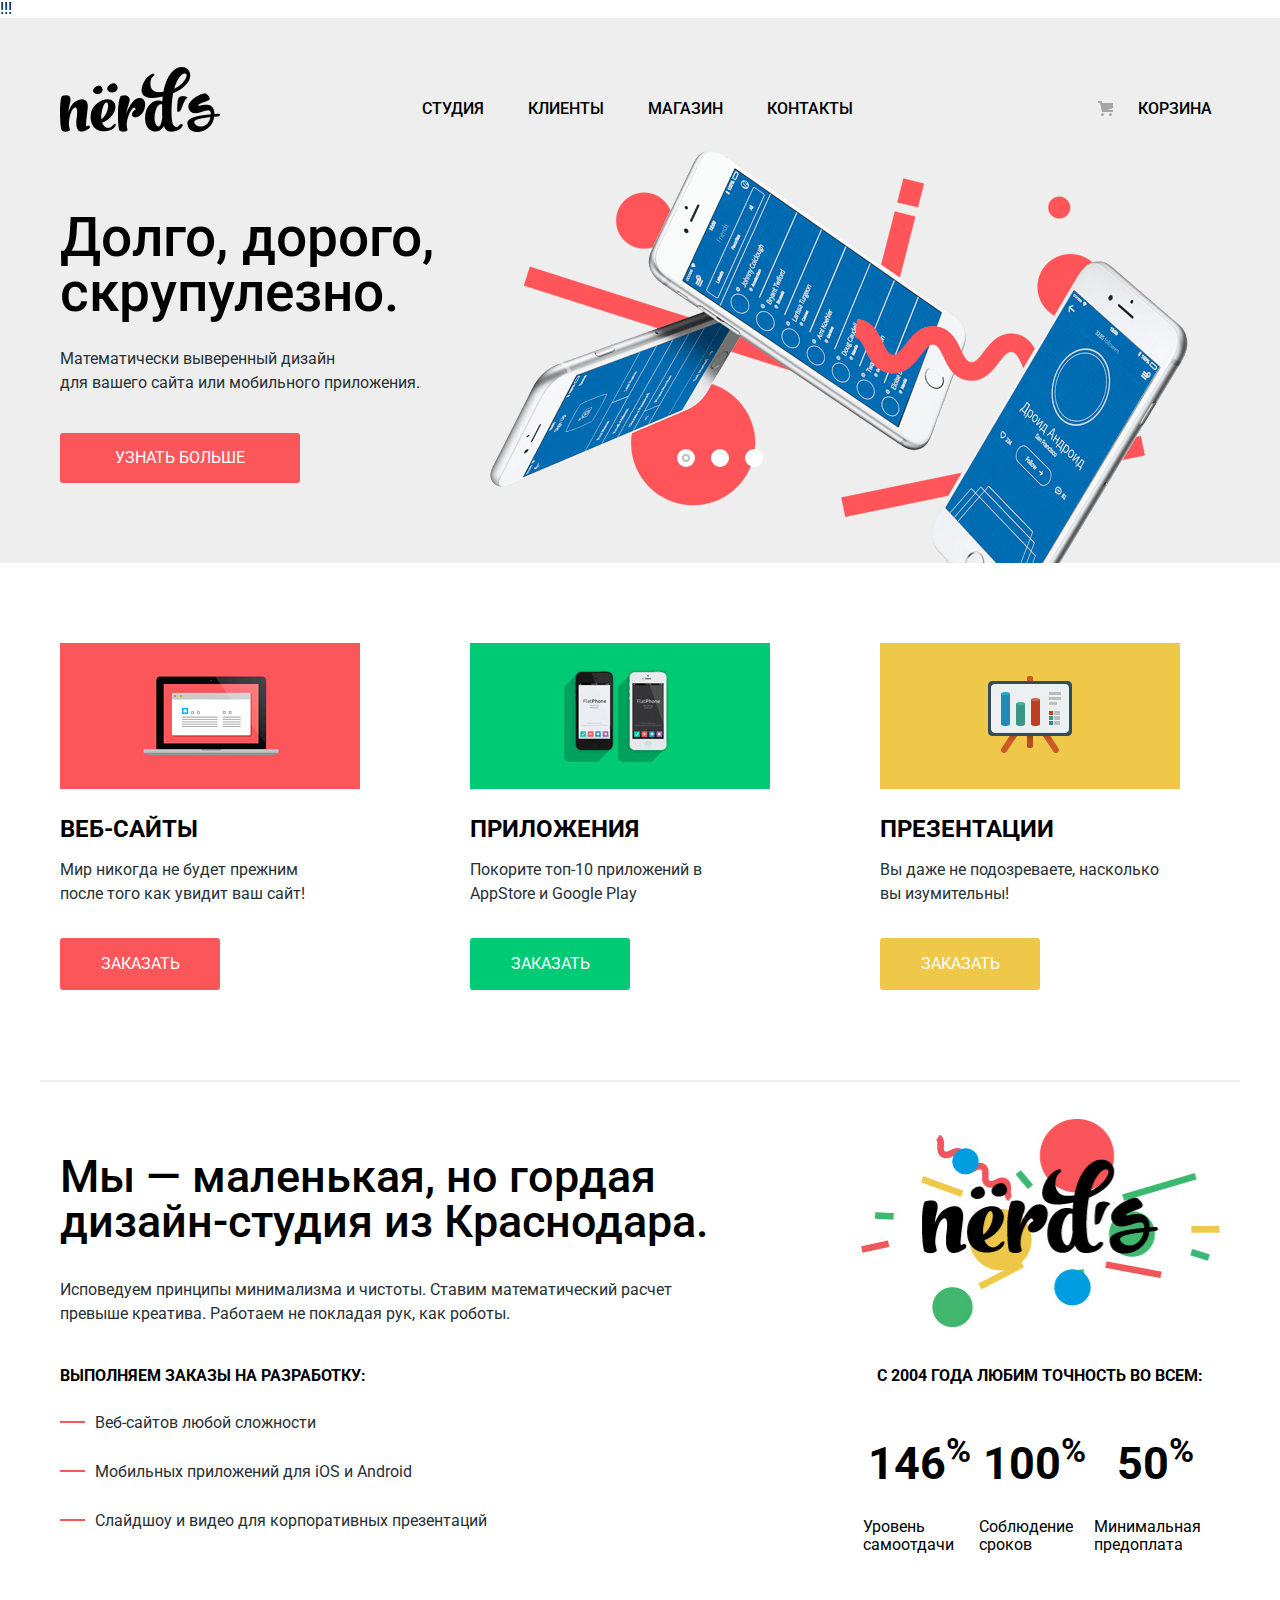
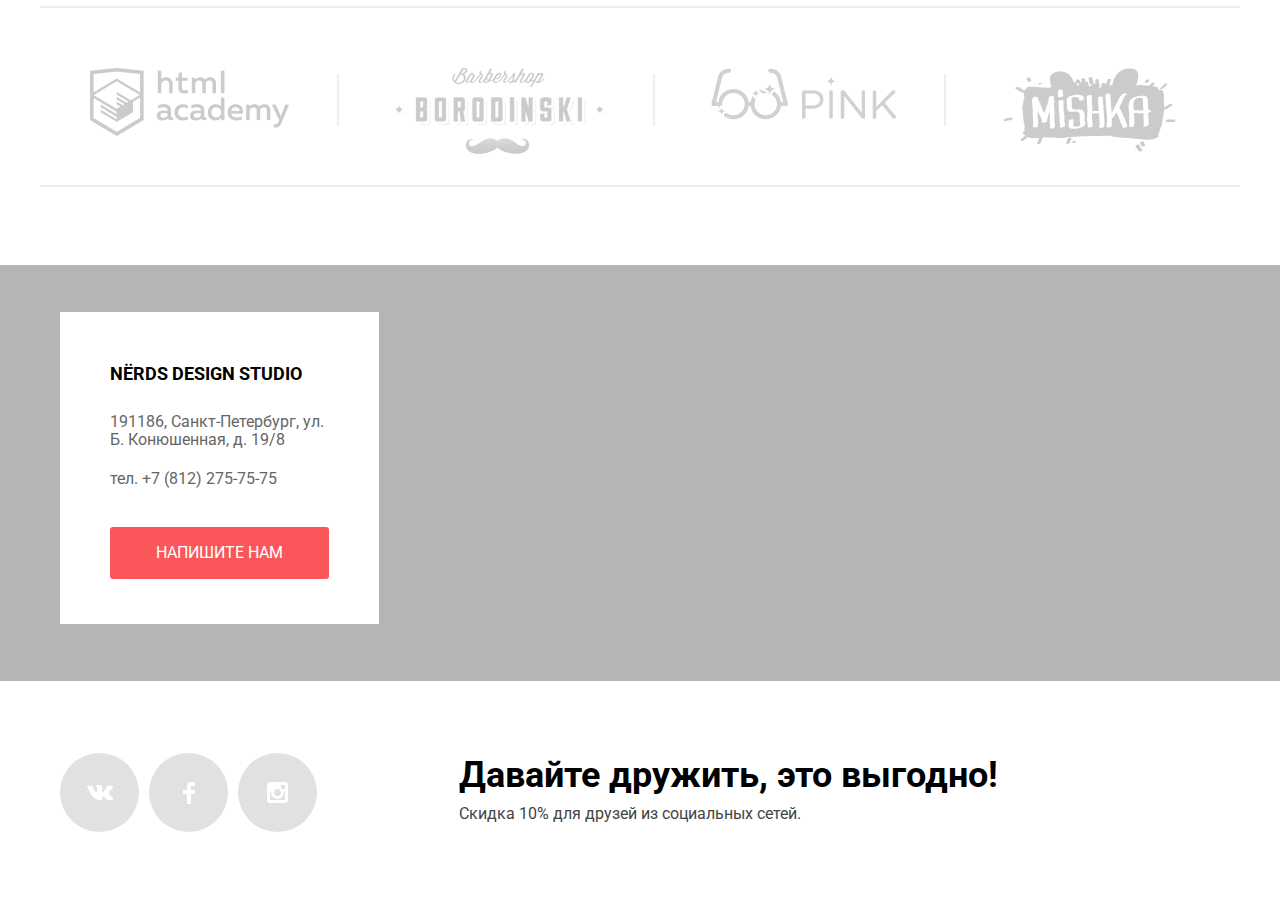
<file: index.html>
<!DOCTYPE html>
<html class="page" lang="ru">

<head>
  <meta charset="utf-8">
  <title>HTML Academy: Нёрдс</title>
  <link rel="stylesheet" href="https://fonts.googleapis.com/css2?family=Roboto:wght@400;500;700&display=swap">
  <link rel="stylesheet" href="css/normalize.css">
  <link rel="stylesheet" href="css/style.min.css">
</head>

<body class="page-body">
  !!!
  <header class="main-header">
    <nav class="header-wrapper wrapper-content">
      <a class="header-logo-nav">
        <img src="img/nerds-logo.png" width="160" height="67" alt="Логотип дизайн-студии Nёrd's">
      </a>
      <ul class="header-site-nav">
        <li><a class="header-site-nav-link" href="#">Студия</a></li>
        <li><a class="header-site-nav-link" href="#">Клиенты</a></li>
        <li><a class="header-site-nav-link" href="catalog.html">Магазин</a></li>
        <li><a class="header-site-nav-link" href="#">Контакты</a></li>
      </ul>
      <ul class="header-cart-nav">
        <li class="cart"><a class="header-cart-nav-link" href="#">Корзина</a></li>
      </ul>
    </nav>
  </header>
  <main class="main-container">
    <section class="slider">
      <div class="wrapper-content">
        <h2 class="visually-hidden">Преимущества</h2>
        <input class="visually-hidden" type="radio" id="product-1" name="toggle" checked>
        <input class="visually-hidden" type="radio" id="product-2" name="toggle">
        <input class="visually-hidden" type="radio" id="product-3" name="toggle">
        <div class="slider-controls">
          <label class="slider-controls-item slider-controls-item--1" for="product-1">Первый</label>
          <label class="slider-controls-item slider-controls-item--2" for="product-2">Второй</label>
          <label class="slider-controls-item slider-controls-item--3" for="product-3">Третий</label>
        </div>
        <ul class="slider-list">
          <li class="slider-item">
            <h3>Долго, дорого,<br> скрупулезно.</h3>
            <p>Математически выверенный дизайн<br> для вашего сайта или мобильного приложения.</p>
            <a class="slider-item-button button" href="#">Узнать больше</a>
          </li>
          <li class="slider-item">
            <h3>Любим математику как никто другой</h3>
            <p>Никакого креатива, только математические формулы для расчета идеальных пропорций.</p>
            <a class="slider-item-button button" href="#">Узнать больше</a>
          </li>
          <li class="slider-item">
            <h3>Только ночь,<br> только хардкор</h3>
            <p>Работать днем, как все? Мы против этого.<br> Ближе к полуночи работа только начинается.</p>
            <a class="slider-item-button button" href="#">Узнать больше</a>
          </li>
        </ul>
      </div>
    </section>
    <section class="service wrapper-content">
      <h2 class="visually-hidden">Услуги</h2>
      <ul class="service-item">
        <li>
          <img src="img/web-site.png" width="300" height="146" alt="Веб-сайты">
          <h3>Веб-сайты</h3>
          <p>Мир никогда не будет прежним после того как увидит ваш сайт!</p>
          <a href="#" class="button service-item-button service-item-button-pink">Заказать</a>
        </li>
        <li>
          <img src="img/applications.png" width="300" height="146" alt="Приложения">
          <h3>Приложения</h3>
          <p>Покорите топ-10 приложений в AppStore и Google Play</p>
          <a href="#" class="button service-item-button service-item-button-green">Заказать</a>
        </li>
        <li>
          <img src="img/presentations.png" width="300" height="146" alt="Презентации">
          <h3>Презентации</h3>
          <p>Вы даже не подозреваете, насколько вы изумительны!</p>
          <a href="#" class="button service-item-button service-item-button-yellow">Заказать</a>
        </li>
      </ul>
    </section>
    <section class="about wrapper-content">
      <h2 class="visually-hidden">Уникальное предложение</h2>
      <div class="about-description">
        <p class="about-description-title">Мы — маленькая, но гордая дизайн-студия из Краснодара.</p>
        <p class="about-description-text">
          Исповедуем принципы минимализма и чистоты. Ставим математический расчет
          превыше креатива. Работаем не покладая рук, как роботы.
        </p>
        <p class="about-description-title-list">Выполняем заказы на разработку:</p>
        <ul>
          <li>Веб-сайтов любой сложности</li>
          <li>Мобильных приложений для iOS и Android</li>
          <li>Слайдшоу и видео для корпоративных презентаций</li>
        </ul>
      </div>
      <div class="about-facts">
        <p>с 2004 года Любим точность во всем:</p>
        <table class="table-specifications">
          <thead>
            <tr>
              <th><span>146<sup>%</sup></span></th>
              <th><span>100<sup>%</sup></span></th>
              <th><span>50<sup>%</sup></span></th>
            </tr>
          </thead>
          <tbody>
            <tr>
              <td>Уровень самоотдачи</td>
              <td>Соблюдение сроков</td>
              <td>Минимальная предоплата</td>
            </tr>
          </tbody>
        </table>
      </div>
    </section>
    <section class="brands wrapper-content">
      <h2 class="visually-hidden">Наши клиенты</h2>
      <ul class="brands-list">
        <li class="brands-item">
          <a href="https://htmlacademy.ru/intensive/htmlcss">
            <img src="img/html-academy.png" width="199" height="68" alt="Логотип HTML Academy">
          </a>
        </li>
        <li class="brands-item">
          <a href="#">
            <img src="img/barbershop.png" width="209" height="90" alt="Логотип Barbershop Borodinsky">
          </a>
        </li>
        <li class="brands-item">
          <a href="#">
            <img src="img/pink.png" width="185" height="52" alt="Логотип Pink">
          </a>
        </li>
        <li class="brands-item">
          <a href="#">
            <img src="img/mishka.png" width="173" height="84" alt="Логотип Mishka">
          </a>
        </li>
      </ul>
    </section>
    <section class="map-wrapper">
      <iframe
        src="https://yandex.ru/map-widget/v1/?um=constructor%3A0da719b83099ced85a7360a81502c2350b32536cdaef0779f9d6f8efe23a999d&amp;source=constructor"
        width="1440" height="416"></iframe>
      <section class="map-container wrapper-content">
        <h2 class="visually-hidden">Наши контактные данные</h2>
        <div class="map-address">
          <b>NЁRDS DESIGN STUDIO</b>
          <div class="address">
            191186, Санкт-Петербург, ул. Б. Конюшенная, д. 19/8
            <p class="address-phone"><a class="address-phone-link" href="tel:78122757575">тел. +7 (812) 275-75-75</a>
            </p>
          </div>
          <a href="writeus.html" class="button writeus-button send-us-form-button send-us-popup-button">Напишите нам</a>
        </div>
      </section>
    </section>
  </main>
  <footer class="wrapper-content footer">
    <div class="footer-social">
      <ul>
        <li><a class="vk-icon" href="#" aria-label="Вконтакте"></a></li>
        <li><a class="fb-icon" href="#" aria-label="Фейсбук"></a></li>
        <li><a class="in-icon" href="#" aria-label="Инстаграм"></a></li>
      </ul>
      <div class="footer-discount">
        <b>Давайте дружить, это выгодно!</b>
        <span>Скидка 10% для друзей из социальных сетей.</span>
      </div>
    </div>
  </footer>
  <section class="modal">
    <h2>Напишите нам</h2>
    <form class="send-us-form" action="https://echo.htmlacademy.ru" method="post">
      <div class="wrapper-modal">
        <p class="send-us-name">
          <label for="send-us-name">Ваше имя:</label>
          <input id="send-us-name" type="text" name="send-us-name" placeholder="Имя Фамилия">
        </p>
        <p class="send-us-email">
          <label for="send-us-email">Ваш e-mail:</label>
          <input id="send-us-email" type="email" name="send-us-email" placeholder="email@example.com">
        </p>
      </div>
      <p class="send-us-text">
        <label for="send-us-text">Текст письма:</label>
        <textarea id="send-us-text" name="send-us-text" placeholder="В свободной форме" rows="5"></textarea>
      </p>
      <button type="submit" class="button send-us-form-button">Отправить</button>
    </form>
    <button class="modal-close" type="button">Закрыть</button>
  </section>
  <script src="js/script.min.js"></script>
</body>

</html>
</file>
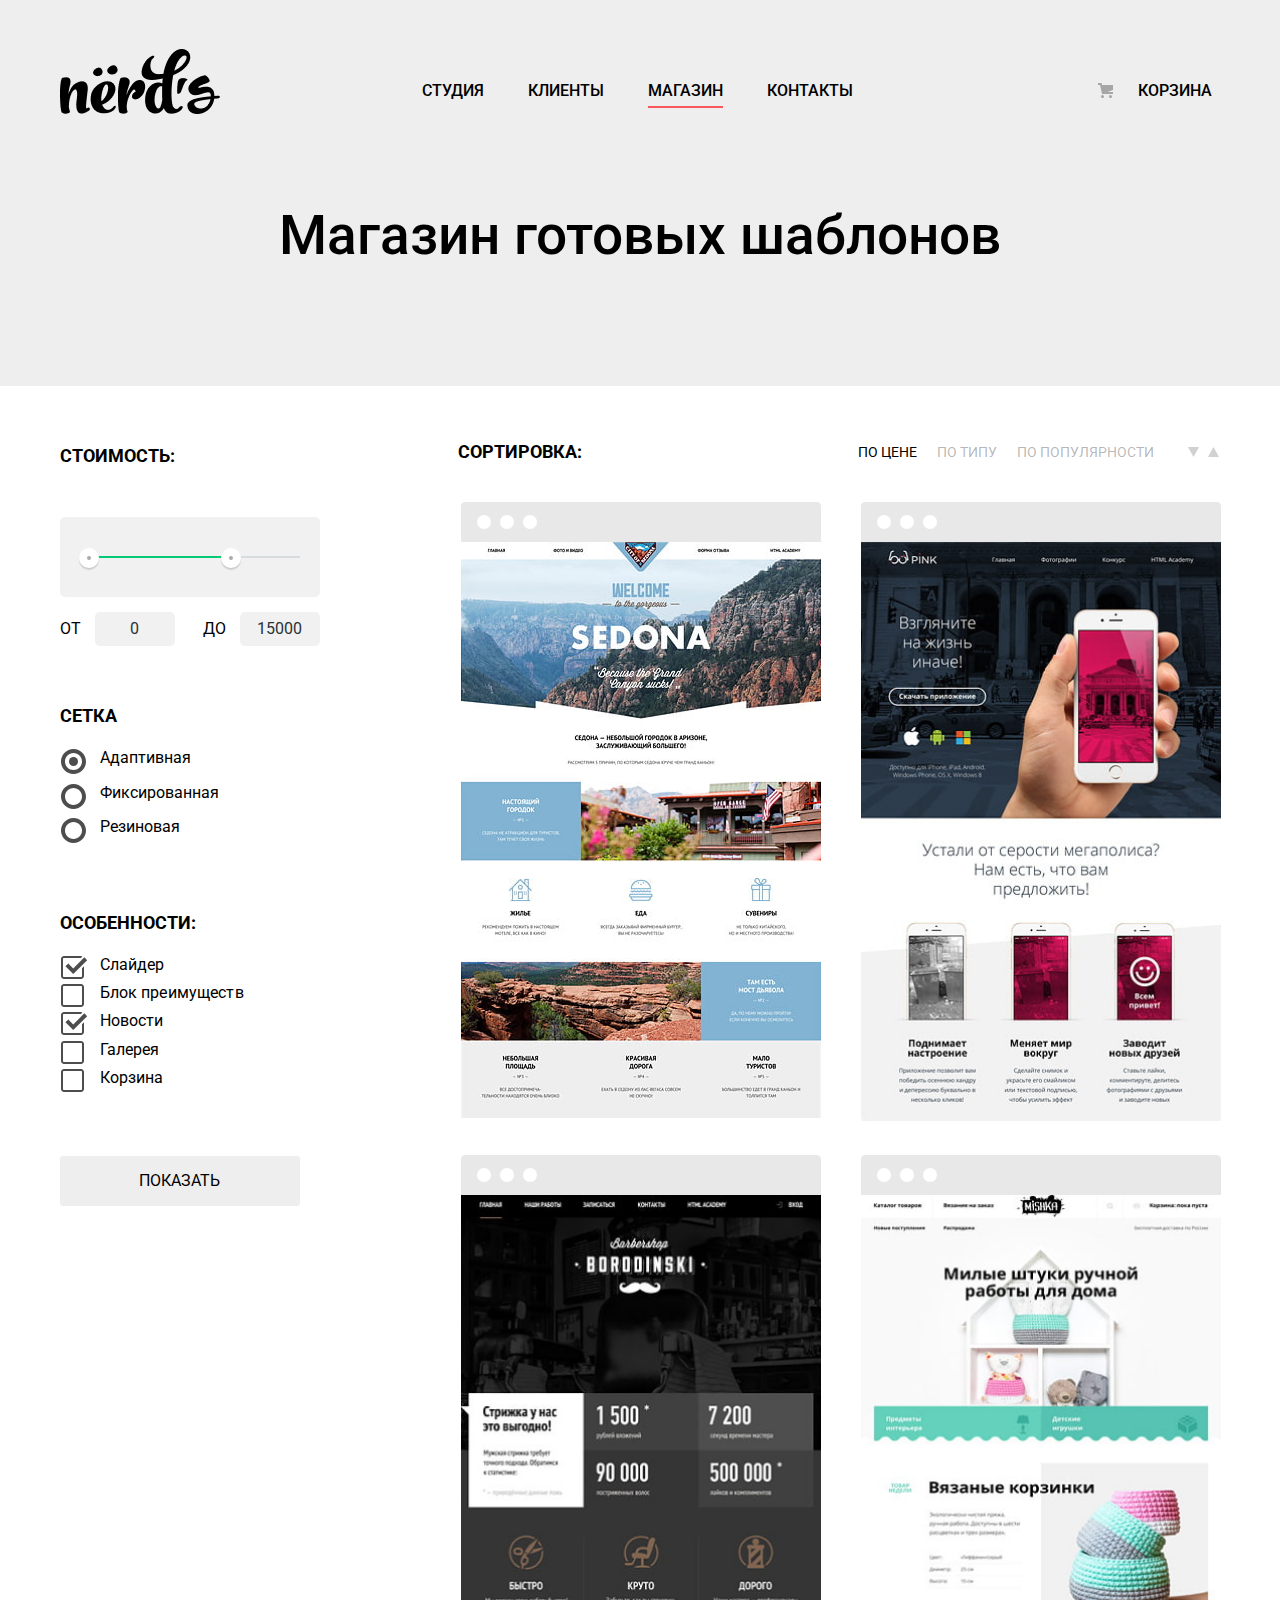
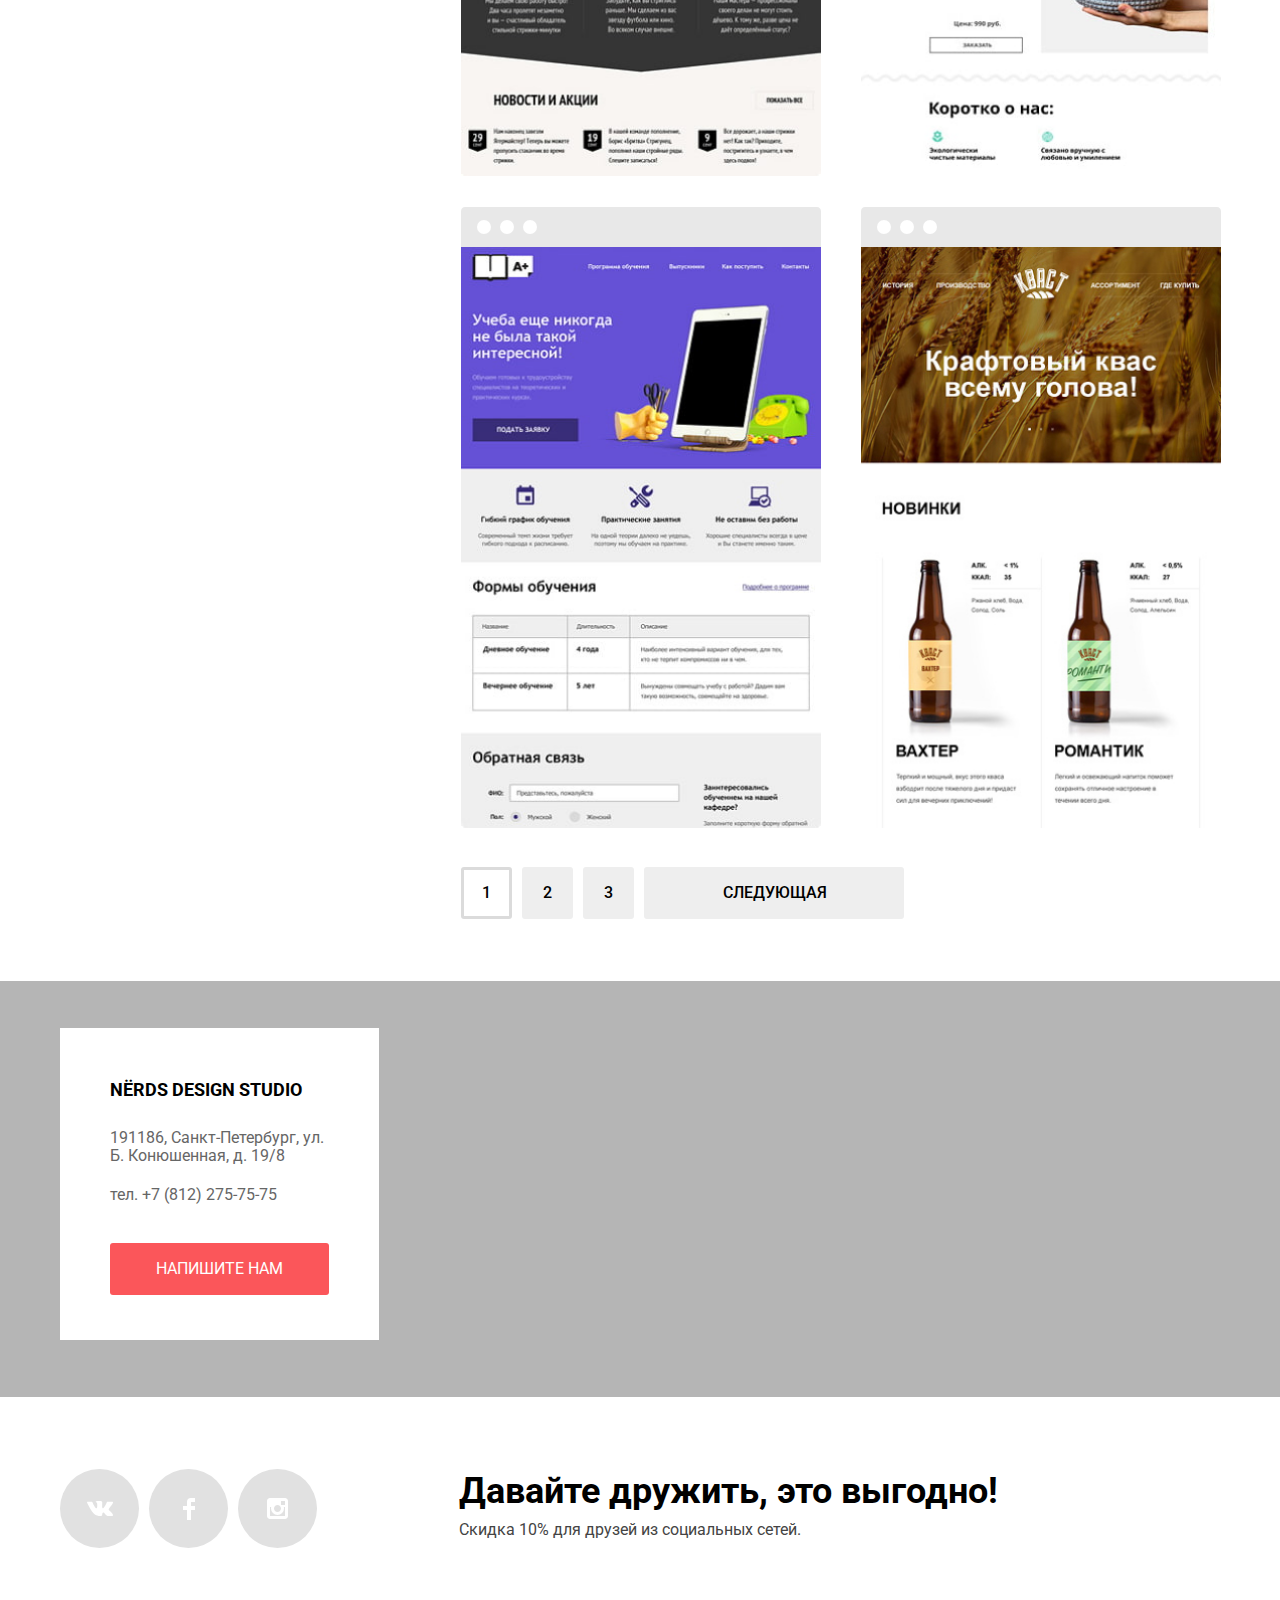
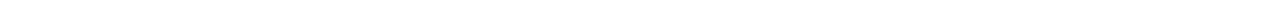
<file: catalog.html>
<!DOCTYPE html>
<html class="page" lang="ru">

<head>
  <meta charset="utf-8">
  <title>HTML Academy: Нёрдс</title>
  <link rel="stylesheet" href="https://fonts.googleapis.com/css2?family=Roboto:wght@400;500;700&display=swap">
  <link rel="stylesheet" href="css/normalize.css">
  <link rel="stylesheet" href="css/style.min.css">
</head>

<body class="page-body">
  <header class="main-header">
    <nav class="header-wrapper wrapper-content">
      <a href="index.html" class="header-logo-nav">
        <img src="img/nerds-logo.png" width="160" height="67" alt="Логотип дизайн-студии Nёrd's">
      </a>
      <ul class="header-site-nav">
        <li><a class="header-site-nav-link" href="#">Студия</a></li>
        <li><a class="header-site-nav-link" href="#">Клиенты</a></li>
        <li><a class="header-site-nav-link header-site-nav-link--active">Магазин</a></li>
        <li><a class="header-site-nav-link" href="#">Контакты</a></li>
      </ul>
      <ul class="header-cart-nav">
        <li class="cart"><a class="header-cart-nav-link" href="#">Корзина</a></li>
      </ul>
    </nav>
  </header>
  <main>
    <section class="intro">
      <div class="wrapper-content">
        <h1 class="page-title">Магазин готовых шаблонов</h1>
      </div>
    </section>
    <div class="catalog wrapper-content">
      <section class="catalog-filter">
        <h2 class="visually-hidden">Фильтр товаров</h2>
        <form action="https://echo.htmlacademy.ru" method="post">
          <fieldset class="filter-item">
            <legend>Стоимость:</legend>
            <div class="range-filter">
              <div class="range-controls">
                <div class="scale">
                  <div class="bar"></div>
                </div>
                <div class="toggle toggle-min" title="ползунок минимум"></div>
                <div class="toggle toggle-max" title="ползунок максимум"></div>
              </div>
              <div class="price-controls">
                <label class="min-price">от <input name="min-price" type="text" value="0"></label>
                <label class="max-price">до <input name="max-price" type="text" value="15000"></label>
              </div>
            </div>
          </fieldset>

          <fieldset class="filter-item catalog-filter-grid-group">
            <legend>Сетка</legend>
            <ul>
              <li class="filter-option">
                <label class="radio option">
                  <input class="radio-input" type="radio" name="grid" value="adaptive" checked>
                  <span class="radio-box"></span>
                  Адаптивная
                </label>
              </li>
              <li class="filter-option">
                <label class="radio option">
                  <input class="radio-input" type="radio" name="grid" value="fixed">
                  <span class="radio-box"></span>
                  Фиксированная
                </label>
              </li>
              <li class="filter-option">
                <label class="radio option">
                  <input class="radio-input" type="radio" name="grid" value="rubber">
                  <span class="radio-box"></span>
                  Резиновая
                </label>
              </li>
            </ul>
          </fieldset>
          <fieldset class="filter-item catalog-filter-features">
            <legend>Особенности:</legend>
            <ul>
              <li class="filter-color">
                <label class="check option">
                  <input class="check-input" type="checkbox" name="features" value="slider" checked>
                  <span class="check-box"></span>
                  Слайдер
                </label>
              </li>
              <li class="filter-color">
                <label class="check option">
                  <input class="check-input" type="checkbox" name="features" value="benefitsblock">
                  <span class="check-box"></span>
                  Блок преимуществ
                </label>
              </li>
              <li class="filter-color">
                <label class="check option">
                  <input class="check-input" type="checkbox" name="features" value="news" checked>
                  <span class="check-box"></span>
                  Новости
                </label>
              </li>
              <li class="filter-color">
                <label class="check option">
                  <input class="check-input" type="checkbox" name="features" value="gallery">
                  <span class="check-box"></span>
                  Галерея
                </label>
              </li>
              <li class="filter-color">
                <label class="check option">
                  <input class="check-input" type="checkbox" name="features" value="cart">
                  <span class="check-box"></span>
                  Корзина
                </label>
              </li>
            </ul>
          </fieldset>
          <button class="filter-button button" type="submit">Показать</button>
        </form>
      </section>
      <section class="catalog-wrapper">
        <h2 class="visually-hidden">Готовые товары</h2>
        <div class="catalog-sorting">
          <h2>Сортировка:</h2>
          <ul class="sort-list">
            <li><a class="sort-list-item sort-list-item--active" href="#">По цене</a></li>
            <li><a class="sort-list-item" href="#">По типу</a></li>
            <li><a class="sort-list-item" href="#">По популярности</a></li>
          </ul>
          <p class="sort-list-updown">
            <a class="sort-list-down" href="#" aria-label="Ниже"></a>
            <a class="sort-list-up" href="#" aria-label="Выше"></a>
          </p>
        </div>
        <div class="catalog-list">
          <div class="catalog-template">
            <a href="#">
              <img src="img/catalog-sedona.jpg" width="360" height="576" alt="Шаблон Sedona">
            </a>
            <div class="catalog-popup">
              <a href="#">
                <h3 class="catalog-popup-caption">Sedona</h3>
              </a>
              <p>Информационный сайт для туристов</p>
              <a href="#" class="button catalog-popup-button">9 900 руб.</a>
            </div>
          </div>
          <div class="catalog-template">
            <a href="#">
              <img src="img/catalog-pink.jpg" width="360" height="576" alt="Шаблон Pink">
            </a>
            <div class="catalog-popup">
              <a href="#">
                <h3 class="catalog-popup-caption">Pink App</h3>
              </a>
              <p>Продуктовый лендинг приложения для iOS и Android</p>
              <a href="#" class="button catalog-popup-button">9 900 руб.</a>
            </div>
          </div>
          <div class="catalog-template">
            <a href="#">
              <img src="img/catalog-barber.jpg" width="360" height="576" alt="Шаблон Barbershop">
            </a>
            <div class="catalog-popup">
              <a href="#">
                <h3 class="catalog-popup-caption">Barbershop</h3>
              </a>
              <p>Сайт салона красоты. Для мужчин, да.</p>
              <a href="#" class="button catalog-popup-button">9 900 руб.</a>
            </div>
          </div>
          <div class="catalog-template">
            <a href="#">
              <img src="img/catalog-bear.jpg" width="360" height="576" alt="Шаблон Mishka">
            </a>
            <div class="catalog-popup">
              <a href="#">
                <h3 class="catalog-popup-caption">Mishka</h3>
              </a>
              <p>Интернет-магазин вязаных игрушек.</p>
              <a href="#" class="button catalog-popup-button">9 900 руб.</a>
            </div>
          </div>
          <div class="catalog-template">
            <a href="#">
              <img src="img/catalog-a.jpg" width="360" height="576" alt="Шаблон A+">
            </a>
            <div class="catalog-popup">
              <a href="#">
                <h3 class="catalog-popup-caption">A Plus</h3>
              </a>
              <p>Лендинг курсов повышения квалификации</p>
              <a href="#" class="button catalog-popup-button">9 900 руб.</a>
            </div>
          </div>
          <div class="catalog-template">
            <a href="#">
              <img src="img/catalog-kvast.jpg" width="360" height="576" alt="Шаблон Kvast">
            </a>
            <div class="catalog-popup">
              <a href="#">
                <h3 class="catalog-popup-caption">Кваст</h3>
              </a>
              <p>Промо-сайт производителя крафтового кваса</p>
              <a href="#" class="button catalog-popup-button">9 900 руб.</a>
            </div>
          </div>
        </div>
        <ul class="pagination-list">
          <li class="pagination-item pagination-item-active"><a>1</a></li>
          <li class="pagination-item"><a href="#">2</a></li>
          <li class="pagination-item"><a href="#">3</a></li>
          <li class="pagination-item pagination-item-next"><a href="#">Следующая</a></li>
        </ul>
      </section>
    </div>
    <section class="map-wrapper">
      <iframe
        src="https://yandex.ru/map-widget/v1/?um=constructor%3A0da719b83099ced85a7360a81502c2350b32536cdaef0779f9d6f8efe23a999d&amp;source=constructor"
        width="1440" height="416"></iframe>
      <section class="map-container wrapper-content">
        <h2 class="visually-hidden">Наши контактные данные</h2>
        <div class="map-address">
          <b>NЁRDS DESIGN STUDIO</b>
          <div class="address">
            191186, Санкт-Петербург, ул. Б. Конюшенная, д. 19/8
            <p class="address-phone"><a class="address-phone-link" href="tel:78122757575">тел. +7 (812) 275-75-75</a>
            </p>
          </div>
          <a href="writeus.html" class="button writeus-button send-us-form-button send-us-popup-button">Напишите нам</a>
        </div>
      </section>
    </section>
  </main>
  <footer class="wrapper-content footer">
    <div class="footer-social">
      <ul>
        <li><a class="vk-icon" href="#" aria-label="Вконтакте"></a></li>
        <li><a class="fb-icon" href="#" aria-label="Фейсбук"></a></li>
        <li><a class="in-icon" href="#" aria-label="Инстаграм"></a></li>
      </ul>
      <div class="footer-discount">
        <b>Давайте дружить, это выгодно!</b>
        <span>Скидка 10% для друзей из социальных сетей.</span>
      </div>
    </div>
  </footer>
  <section class="modal">
    <h2>Напишите нам</h2>
    <form class="send-us-form" action="https://echo.htmlacademy.ru" method="post">
      <div class="wrapper-modal">
        <p class="send-us-name">
          <label for="send-us-name">Ваше имя:</label>
          <input id="send-us-name" type="text" name="send-us-name" placeholder="Имя Фамилия">
        </p>
        <p class="send-us-email">
          <label for="send-us-email">Ваш e-mail:</label>
          <input id="send-us-email" type="email" name="send-us-email" placeholder="email@example.com">
        </p>
      </div>
      <p class="send-us-text">
        <label for="send-us-text">Текст письма:</label>
        <textarea id="send-us-text" name="send-us-text" placeholder="В свободной форме" rows="5"></textarea>
      </p>
      <button type="submit" class="button send-us-form-button">Отправить</button>
    </form>
    <button class="modal-close" type="button">Закрыть</button>
  </section>
  <script src="js/script.min.js"></script>
</body>

</html>
</file>
<file: css/style.min.css>
:root{--basic:#EEEEEE;--black:#000000;--white:#FFFFFF;--brown:#283136;--sites-btn:#FB565A;--sites-active:#D7373B;--sites-focus:#E74246;--application-btn:#00CA74;--application-hover:#00BC6C;--application-active:#00AA62;--presentation-btn:#EFC84A;--presentation-focus:#EAB534;--prexentation-active:#E5A722}ul{list-style:none;margin:0;padding:0}p{font-size:16px;line-height:24px;color:var(--brown)}a{text-decoration:none}img{max-width:100%;height:auto}.page-body{font-family:Roboto,Arial,sans-serif;min-width:1170px}.wrapper-content{box-sizing:border-box;width:1200px;margin:0 auto;padding:0 20px}.main-header{height:114px;background-color:var(--basic)}.header-wrapper{display:flex;justify-content:flex-start}.header-logo-nav{padding-top:48px;padding-right:202px}.header-logo-nav[href]:focus,.header-logo-nav[href]:hover{opacity:.8}.header-logo-nav[href]:active{opacity:.3}.header-site-nav{line-height:30px;display:flex;padding:0;padding-top:76px;padding-right:245px;list-style:none;text-transform:uppercase;font-weight:500;justify-content:start;flex-wrap:wrap}.header-site-nav li{margin-left:44px}.header-site-nav li:first-child{margin-left:0}.header-cart-nav{line-height:30px;margin-top:76px;margin-bottom:0;padding:0;list-style:none;text-transform:uppercase;font-weight:500}.header-cart-nav li{position:relative;padding-left:40px}.header-cart-nav li::before{position:absolute;top:7px;left:0;width:15px;height:15px;content:'';background-image:url(../img/cart-icon.svg);background-repeat:no-repeat;background-position:0 0}.header-cart-nav-link,.header-site-nav-link{display:inline-block;vertical-align:top;color:var(--black)}.header-cart-nav-link[href]:focus,.header-cart-nav-link[href]:hover,.header-site-nav-link[href]:focus,.header-site-nav-link[href]:hover{color:var(--sites-btn)}.header-cart-nav-link:active,.header-site-nav-link:active{color:var(--black);border-bottom:2px solid var(--sites-btn)}.header-site-nav-link--active{color:var(--black);border-bottom:2px solid var(--sites-btn)}.visually-hidden{position:absolute;clip:rect(0,0,0,0);width:1px;height:1px}.slider{position:relative;background-color:var(--basic)}.slider-controls{font-size:0;position:absolute;z-index:100;bottom:104px;left:50%;width:160px;height:18px;text-align:center}.slider-controls label{position:relative;display:inline-block;width:18px;height:18px;padding:8px;cursor:pointer;vertical-align:top;border-radius:50%}.slider-controls label::after{position:absolute;z-index:1;top:8px;left:8px;width:18px;height:18px;content:'';border-radius:50%;background:var(--white)}.slider-list{margin:0;padding:0;list-style:none}.slider-item{display:none;padding:78px 0 80px 0}.slider-item:nth-child(1){background-image:url(../img/slide1.png);background-repeat:no-repeat;background-position:93% 18px}.slider-item:nth-child(2){background-image:url(../img/slide2.png);background-repeat:no-repeat;background-position:100% 0}.slider-item:nth-child(3){background-image:url(../img/slide3.png);background-repeat:no-repeat;background-position:100% 20px}#product-1:checked~.slider-list .slider-item:nth-child(1){display:block}#product-2:checked~.slider-list .slider-item:nth-child(2){display:block}#product-3:checked~.slider-list .slider-item:nth-child(3){display:block}#product-1:checked~.slider-controls .slider-controls-item--1::before,#product-2:checked~.slider-controls .slider-controls-item--2::before,#product-3:checked~.slider-controls .slider-controls-item--3::before{position:absolute;z-index:2;top:50%;left:50%;width:4px;height:4px;margin:-4px;content:'';border:2px solid #c1c1c1;border-radius:50%;background-color:inherit}.slider-item h3{font-size:55px;font-weight:500;line-height:55px;max-width:600px;margin:0;margin-bottom:27px;color:var(--black)}.slider-item p{max-width:430px;margin:0;margin-bottom:38px}.button{font-size:16px;line-height:18px;display:block;max-width:240px;padding:16px 0;text-align:center;text-decoration:none;text-transform:uppercase;color:var(--white);border:none;border-radius:3px;background-color:var(--sites-btn)}.button:focus,.button:hover{background-color:var(--sites-focus)}.button:active{color:rgba(255,255,255,.3);background-color:var(--sites-active);box-shadow:0 3px rgba(0,0,0,.1) inset}.service,.service-item{display:flex;justify-content:space-between;flex-wrap:wrap}.service{margin-top:80px;padding-right:60px;padding-bottom:80px}.service p{color:var(--brown)}.service-item{width:100%;margin:0;padding:0;list-style:none}.service-item li{padding-bottom:10px;flex-basis:300px}.service-item h3,.service-item p{margin:0}.service-item img{padding-bottom:22px}.service-item h3{font-size:24px;font-weight:700;font-style:normal;font-stretch:normal;line-height:26px;padding-bottom:16px;letter-spacing:normal;text-transform:uppercase;color:var(--black)}.service-item p{width:280px;padding-bottom:32px}.service-item-button{width:160px;padding-top:17px;padding-bottom:17px;color:var(--white)}.service-item-button-pink{background-color:var(--sites-btn)}.service-item-button-pink:focus,.service-item-button-pink:hover{background-color:var(--sites-focus)}.service-item-button-pink:active{color:rgba(255,255,255,.3);background-color:var(--sites-active);box-shadow:inset 0 3px 0 0 rgba(0,1,1,.1)}.service-item-button-green{background-color:var(--application-btn)}.service-item-button-green:focus,.service-item-button-green:hover{background-color:var(--application-hover)}.service-item-button-green:active{color:rgba(255,255,255,.3);background-color:var(--application-active);box-shadow:inset 0 3px 0 0 rgba(0,1,1,.1)}.service-item-button-yellow{background-color:var(--presentation-btn)}.service-item-button-yellow:focus,.service-item-button-yellow:hover{background-color:var(--presentation-focus)}.service-item-button-yellow:active{color:rgba(255,255,255,.3);background-color:var(--prexentation-active);box-shadow:inset 0 3px 0 0 rgba(0,1,1,.1)}.about{display:flex;margin-bottom:45px;border-top:2px solid var(--basic)}.about-description{font-weight:400;line-height:24px;margin-top:27px;padding-right:150px;color:var(--brown);flex-basis:660px;flex-grow:1}.about-description-title{font-size:45px;font-weight:500;line-height:45px;margin-bottom:34px;color:var(--black)}.about-description-text{margin-bottom:22px}.about-description-title-list{font-weight:700;display:inline-block;margin-bottom:20px;vertical-align:top;text-transform:uppercase;color:var(--black)}.about-description ul{margin:3px;padding:0;list-style:none}.about-description li{position:relative;padding-right:0;padding-bottom:25px;padding-left:32px}.about-description li:before{position:absolute;top:10px;left:-3px;width:25px;height:2px;content:'';background-color:var(--sites-btn)}.about-facts p{font-weight:700;line-height:24px;margin:0;text-align:center;text-transform:uppercase;color:var(--black)}.about-facts ul{display:flex;margin-top:11px;padding:0;list-style:none;color:var(--brown);justify-content:space-between}.about-facts li{font-weight:400;margin-top:43px}.about-facts span{font-size:45px;font-weight:700;display:inline-block;margin-bottom:24px;vertical-align:top;color:var(--black)}.about-facts{padding-top:282px;background-image:url(../img/facts.png);background-repeat:no-repeat;background-position:10% 37px;flex-basis:365px}.table-specifications{padding-top:47px}.brands{margin-bottom:78px;padding-top:60px;padding-bottom:23px;border-top:2px solid var(--basic);border-bottom:2px solid var(--basic)}.brands-list{display:flex;margin:0;margin-right:44px;margin-left:30px;padding:0;list-style:none;flex-wrap:wrap;justify-content:space-between}.brands-item{position:relative}.brands-item:after{position:absolute;top:-30px;right:-50px;bottom:0;width:2px;height:52px;margin-top:auto;margin-bottom:auto;content:'';background-color:var(--basic)}.brands-item:last-child:after{width:0;height:0}.brands-item img{opacity:.2}.brands-item img:hover{opacity:1}.map-wrapper{position:relative;display:flex;height:416px;background-color:#b5b5b5;justify-content:center}.map-wrapper iframe{z-index:20;width:100%;min-width:1200px;border:none}.map-container{position:absolute;z-index:30;top:-8px;right:0;left:0}.map-address{line-height:18px;box-sizing:border-box;width:319px;margin-top:55px;padding-top:47px;padding-right:50px;padding-bottom:45px;padding-left:50px;background-color:var(--white)}.map-address b{font-size:18px;font-weight:700;line-height:30px;display:inline-block;margin-bottom:24px;vertical-align:top;color:var(--black)}.map-address .address{font-weight:400;font-style:normal;margin-bottom:16px;padding-right:5px;color:#666}.map-address .address-phone{font-weight:400;font-style:normal;margin-top:18px;color:#666}.address-phone-link{color:#666}.writeus-button{width:219px}.map-wrapper{align-items:center}.footer-social{display:flex;margin:72px auto}.footer-social a{position:relative;display:inline-block;width:79px;height:79px;vertical-align:top;border-radius:50%;background-color:#e1e1e1}.footer-social ul{display:flex;width:399px;margin:0;padding:0;list-style:none;flex-wrap:wrap}.footer-social li{margin-right:10px}.footer-social a::after{position:absolute;top:0;right:0;bottom:0;left:0;margin-top:auto;margin-right:auto;margin-bottom:auto;margin-left:auto;content:'';background-repeat:no-repeat;background-position:0 0}.vk-icon::after{width:26px;height:15px;background-image:url(../img/vk-icon.svg)}.fb-icon::after{width:12px;height:22px;background-image:url(../img/fb-icon.svg)}.in-icon::after{width:21px;height:21px;background-image:url(../img/in-icon.svg)}.footer-social a:focus,.footer-social a:hover{background-color:var(--sites-focus)}.footer-social a:active{background-color:var(--sites-active);box-shadow:inset 0 3px 0 0 rgba(0,1,1,.1)}.fb-icon:active::after,.in-icon:active::after,.vk-icon:active::after{opacity:.3}.footer-discount{flex-grow:1}.footer-discount b{font-size:36px;font-weight:700;line-height:36px;display:block;margin-top:4px;margin-bottom:10px;color:var(--black)}.footer-discount span{font-weight:400;line-height:22px;color:#444}@keyframes bounce{0%{transform:translateY(-2000px);will-change:transform}70%{transform:translateY(30px);will-change:transform}90%{transform:translateY(-10px);will-change:transform}100%{transform:translateY(0);will-change:transform}}@keyframes shake{0%,100%{transform:translateX(0);will-change:transform}10%,30%,50%,70%,90%{transform:translateX(-10px);will-change:transform}20%,40%,60%,80%{transform:translateX(10px);will-change:transform}}.modal{position:fixed;z-index:50;top:120px;left:50%;display:none;box-sizing:border-box;width:960px;margin-left:-480px;padding-top:68px;padding-right:90px;padding-bottom:83px;padding-left:98px;background-color:var(--white);box-shadow:0 20px 40px 0 #5e5e5e}.modal-show{display:block;animation:bounce .6s}.modal-error{animation:shake .6s}.wrapper-modal{display:flex;justify-content:space-between}.modal h2{font-size:45px;font-weight:500;line-height:45px;margin-top:0;margin-bottom:25px}.modal-close{font-size:0;position:absolute;top:79px;right:100px;width:21px;height:21px;cursor:pointer;opacity:.3;border:0;outline:0;background-color:transparent;background-image:url(../img/button-close.svg)}.modal-close:focus,.modal-close:hover{opacity:1}.modal-close:active{opacity:.1}.send-us-form input[type=email],.send-us-form input[type=text],.send-us-form textarea{color:#444;border:2px solid #d7dcde;outline:0}.send-us-form input[type=email],.send-us-form input[type=text]{box-sizing:border-box;width:360px;padding-top:13px;padding-bottom:13px;padding-left:15px}.send-us-form textarea{box-sizing:border-box;width:740px;padding-top:11px;padding-bottom:13px;padding-left:15px}.send-us-form input[type=email]:hover,.send-us-form input[type=text]:hover,.send-us-form textarea:hover{border:2px solid #b4b9bb;outline:0}.send-us-form input[type=email]:focus,.send-us-form input[type=text]:focus,.send-us-form textarea:focus{color:var(--black);border:2px solid var(--black)}.send-us-form input::placeholder,.send-us-form textarea::placeholder{font-weight:400px;opacity:1}.send-us-form input[type=email]:invalid{color:var(--sites-focus);border-color:var(--sites-focus)}.send-us-form-button{width:260px;margin-top:25px;padding-top:17px;padding-bottom:17px;color:var(--white);background-color:var(--sites-btn)}.send-us-popup-button{width:219px;margin-top:36px}.send-us-form-button:focus,.send-us-form-button:hover{background-color:var(--sites-focus)}.send-us-form-button:active{color:rgba(255,255,255,.3);background-color:var(--sites-active);box-shadow:inset 0 3px 0 0 rgba(0,1,1,.1)}.intro{padding-top:94px;padding-bottom:123px;background-color:var(--basic)}.intro h1{margin:0;padding:0}.page-title{font-family:Roboto,Arial,sans-serif;font-size:55px;font-weight:500;line-height:55px;text-align:center}.catalog{display:flex;justify-content:center}.catalog-list{display:flex;width:760px;margin-right:auto;padding-left:79px;list-style:none;flex-wrap:wrap;justify-content:space-between}.catalog-sorting{display:flex;margin:0;margin-left:76px;padding:0;padding-top:38px;padding-bottom:22px;align-items:center}.catalog-sorting h2{font-family:Roboto,Arial,sans-serif;font-size:18px;font-weight:700;letter-spacing:normal;text-transform:uppercase}.sort-list{display:flex;padding-left:276px;list-style:none;color:var(--black)}.sort-list li{padding-right:20px;text-transform:uppercase}.catalog-list .catalog-template{position:relative;margin-bottom:27px;padding-top:40px;flex-basis:360px}.catalog-list .catalog-template::before{position:absolute;top:0;width:360px;height:40px;content:'';opacity:.12;background-color:var(--white);background-image:url(../img/browser.svg);background-repeat:no-repeat;background-position:0 0}.catalog-list .catalog-template:hover::before{opacity:1}.catalog-list .catalog-template:hover{box-shadow:0 6px 15px 0 rgba(0,1,1,.25)}.catalog-popup-caption a{color:var(--black)}.catalog-popup-caption:focus,.catalog-popup-caption:hover{color:var(--sites-btn)}.catalog-popup-caption:active{color:rgba(0,0,0,.3)}.catalog-popup-caption{font-size:18px;font-weight:700px;line-height:30px;text-transform:uppercase;color:#666}.catalog-popup{font-weight:400;position:absolute;z-index:1;bottom:0;overflow-y:auto;width:360px;max-height:580px;padding-top:1px;padding-bottom:1px;text-align:center;opacity:0;color:#666;background-color:var(--basic);align-items:center}.catalog-template:hover .catalog-popup{opacity:1}.catalog-template{width:190px}.catalog-popup p{width:230px;margin:0 auto}.catalog-popup h3{margin-top:26px;margin-bottom:7px;color:var(--black)}.catalog-popup-button{width:200px;margin-top:31px;margin-right:auto;margin-bottom:43px;margin-left:auto;color:var(--white);background-color:var(--sites-btn)}.catalog-popup-button:focus,.catalog-popup-button:hover{background-color:var(--sites-focus)}.catalog-popup-button:active{color:var(--white);background-color:var(--sites-active);box-shadow:inset 0 3px 0 0 rgba(0,1,1,.1)}.sort-list-up{position:relative;padding-left:20px}.sort-list-up::before{position:absolute;top:5px;right:0;width:11px;height:10px;content:'';transform:rotate(180deg);opacity:.2;background-image:url(../img/icon-sort.svg)}.sort-list-down:hover::before,.sort-list-up:hover::before{opacity:.4}.sort-list-down:active::before,.sort-list-up:active::before{opacity:1}.sort-list-down{position:relative;padding-right:25px}.sort-list-down::before{position:absolute;top:5px;right:0;width:11px;height:10px;content:'';opacity:.2;background-image:url(../img/icon-sort.svg)}.sort-list-item{font-size:14px;color:rgba(0,0,0,.3)}.sort-list-item:focus,.sort-list-item:hover{color:rgba(0,0,0,.6)}.sort-list-item:active{color:var(--black)}.sort-list-item--active{color:var(--black)}.filter-item{width:322px;margin:0;margin:58px auto;padding:0;border:none}.range-filter{width:260px;margin-top:49px}.filter-item legend{font-size:18px;font-weight:700;line-height:24px;text-transform:uppercase}.range-controls{position:relative;height:41px;margin-bottom:15px;padding-top:39px;padding-right:20px;padding-left:20px;border-radius:5px;background-color:#f1f1f1}.range-controls .scale{height:2px;background:#d7dcde}.range-controls .bar{width:70%;height:2px;background:var(--application-btn)}.range-controls .toggle{position:absolute;top:31px;left:0;width:4px;height:4px;padding:0;cursor:pointer;border:8px solid var(--white);border-radius:50%;background-color:#ababab;box-shadow:0 2px 1px 0 #cfcfcf}.range-controls .toggle-min{left:19px}.range-controls .toggle-max{left:161px}.price-controls{font-size:0}.price-controls label{font-size:16px;display:inline-block;width:50%;vertical-align:top;text-transform:uppercase}.price-controls input{font-family:Roboto,Arial,sans-serif;font-size:16px;width:60px;margin-left:10px;padding:8px 10px;text-align:center;color:var(--brown);border:none;border-radius:5px;background:#f1f1f1}.max-price{text-align:right}.pagination-list{font-weight:500;display:flex;max-width:760px;margin:0;padding-top:7px;padding-bottom:52px;padding-left:79px;list-style:none;flex-wrap:wrap;justify-content:flex-start;align-items:center}.pagination-item{padding-bottom:10px}.pagination-item a,.pagination-item a:link,.pagination-item a:visited{display:block;margin-right:10px;padding:17px 21px;color:var(--black);border-radius:3px;background-color:var(--basic);box-shadow:none}.pagination-item a:focus,.pagination-item a:hover{color:#000;background-color:#dfdfdf;box-shadow:inset 0 3px 0 0 rgba(0,1,1,.1)}.pagination-item a:active{color:rgba(0,0,0,.3);background-color:#d5d5d5;box-shadow:inset 0 3px 0 0 rgba(0,1,1,.1)}.pagination-item:last-child a{padding-right:77px;padding-left:79px;text-transform:uppercase}.pagination-item:last-child a:focus,.pagination-item:last-child a:hover{background-color:#dfdfdf}.pagination-item:last-child a:active{background-color:#d5d5d5;box-shadow:inset 0 3px 0 0 rgba(0,1,1,.1)}.pagination-item-active a,.pagination-item-active a:active,.pagination-item-active a:focus,.pagination-item-active a:hover{padding:14px 18px;cursor:default;border:3px solid #dbdbdb;background-color:var(--white);box-shadow:none}.catalog-filter-grid-group ul{display:block;margin:0;margin-top:21px;padding:0;list-style:none}.filter-option{padding-bottom:16px}.radio{position:relative;padding-left:40px}.radio:focus,.radio:hover{opacity:.6}.radio:active{opacity:1}.radio:disabled{opacity:.25}.radio-input{position:absolute;clip:rect(0 0 0 0);appearance:none}.radio-box{position:absolute;width:25px;height:25px;margin-left:-39px;background-image:url(../img/radio-off.svg)}.radio-input:checked+.radio-box{background-image:url(../img/radio-on.svg)}.catalog-filter-features ul{display:block;margin:0;margin-top:21px;padding:0;list-style:none}.filter-color{padding-bottom:10px}.option{display:block}.check{font-size:16px;position:relative;padding-left:40px;letter-spacing:.14px}.check:focus,.check:hover{opacity:.6}.check:active{opacity:1}.check:disabled{opacity:.25}.check-input{position:absolute;clip:rect(0 0 0 0);appearance:none}.check-box{position:absolute;width:23px;height:23px;margin-left:-39px;background-image:url(../img/checkbox-off.svg)}.check-input:checked+.check-box{width:27px;background-image:url(../img/checkbox-on.svg)}.filter-button{width:260px;height:50px;color:var(--black);background-color:var(--basic)}.filter-button:focus,.filter-button:hover{background-color:#dfdfdf}.filter-button:active{color:rgba(0,0,0,.3);background-color:rgba(0,1,1,.1)}
</file>
